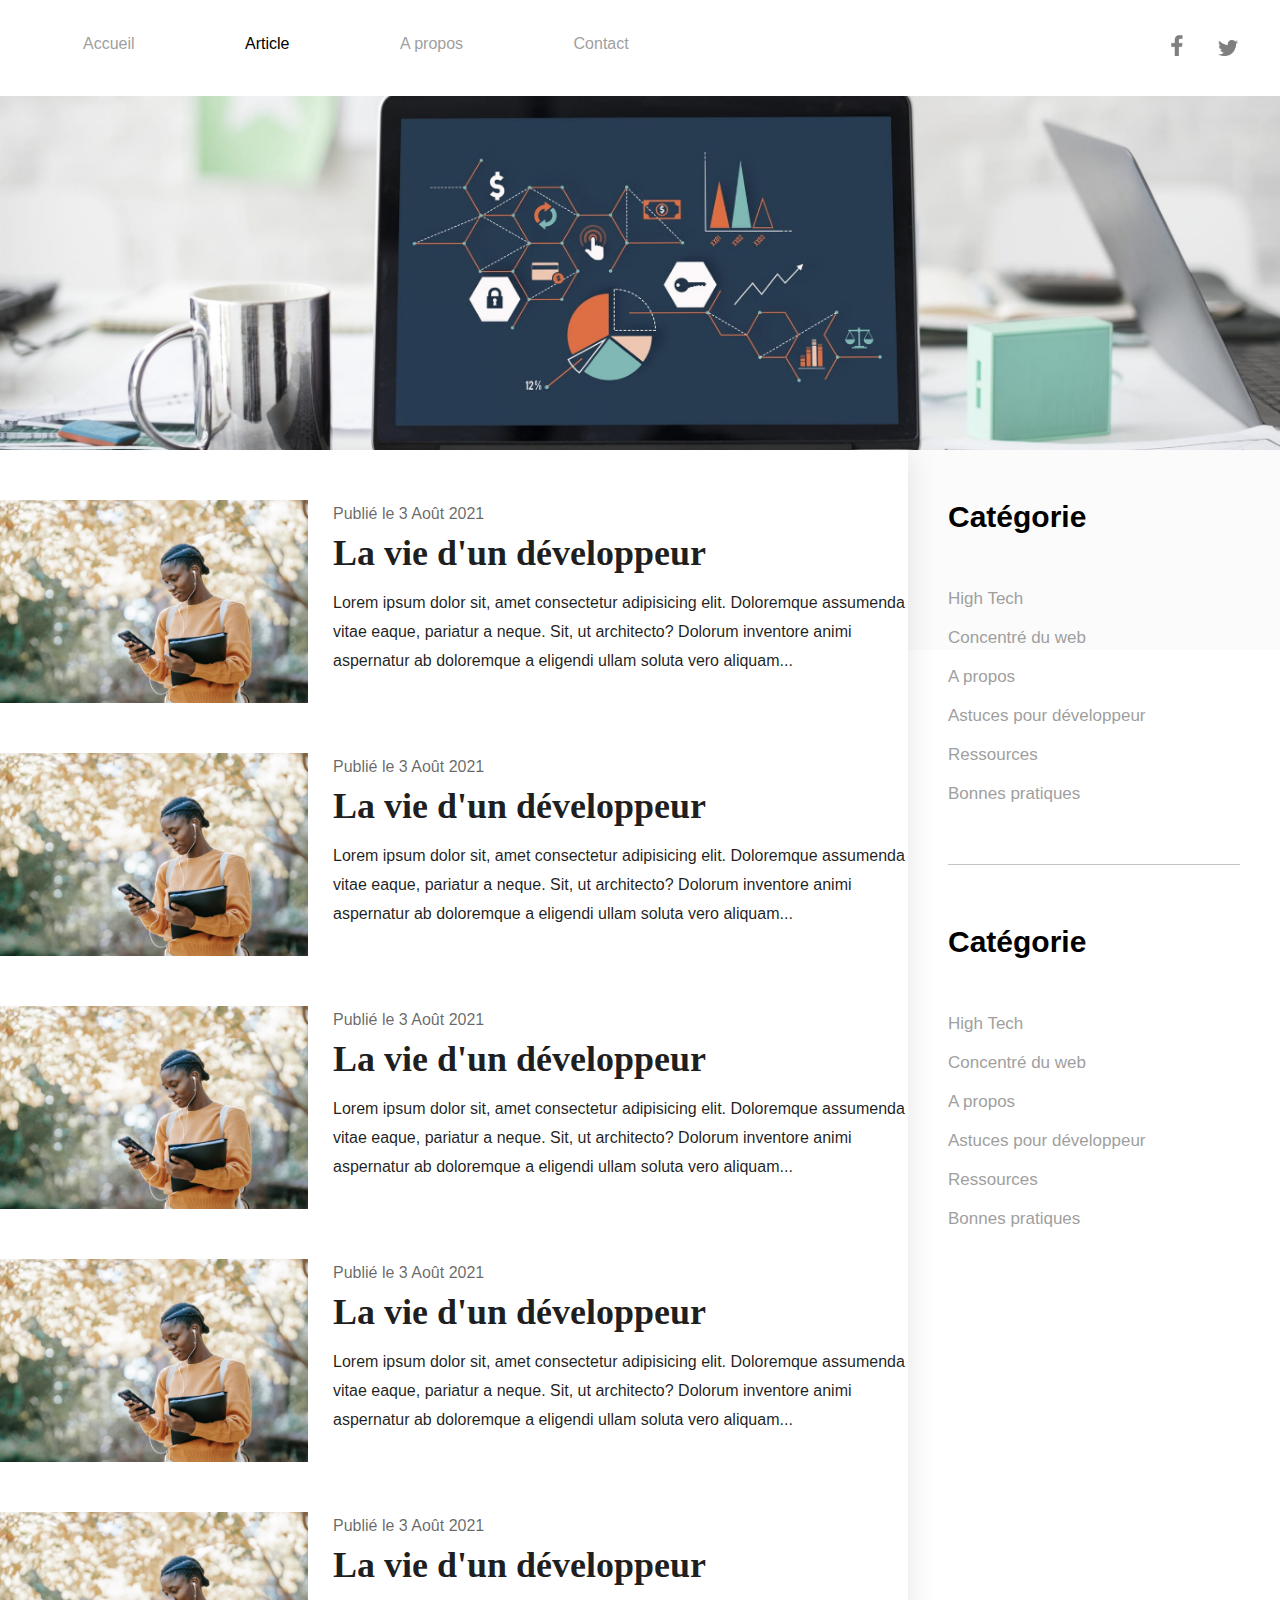
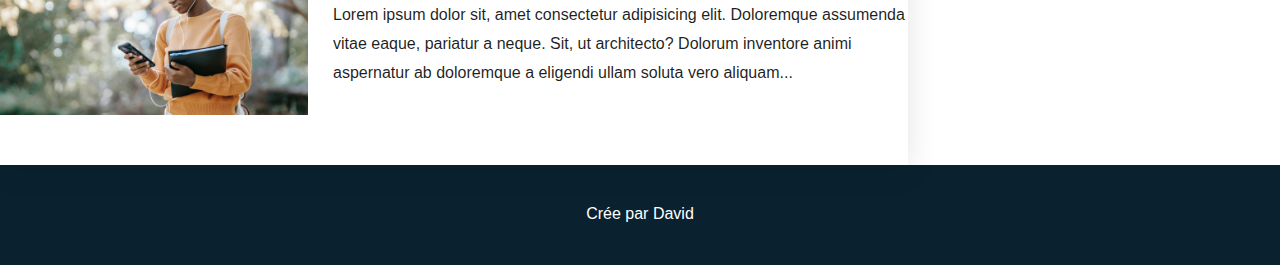
<file: Creation blog/index.html>
<!DOCTYPE html>
<html lang="fr">
<head>
    <meta charset="UTF-8">
    <meta http-equiv="X-UA-Compatible" content="IE=edge">
    <meta name="viewport" content="width=device-width, initial-scale=1.0">
    <link rel="stylesheet" href="style.css">
    <title>Mon blog</title>
</head>
<body>
    <header class="topbar">
        <nav>
            <a href="index.html">Accueil</a>
            <a href="article.html" class="active">Article</a>
            <a href="apropos.html">A propos</a>
            <a href="contact.html">Contact</a>
        </nav>
        <div class="social">
            <a href="#" title="facebook"><img src="img/facebook.png" alt="facebook"></a>
            <a href="#" title="twitter"><img src="img/twitter.png" alt="twitter"></a>
        </div>
    </header>
    <div class="banniere">
            
    </div>
    <section class="main">
        <div class="container">
            <article class="article">
                <a href="#" class="article-img"><img src="img/image.jpg" alt="image"></a>
                <div class="article-date">Publié le 3 Août 2021</div>
                <a href="#"><h2 class="article-title">La vie d'un développeur</h2></a>
                <p>
                    Lorem ipsum dolor sit, amet consectetur adipisicing elit. Doloremque assumenda vitae eaque, pariatur a neque. Sit, ut architecto? Dolorum inventore animi aspernatur ab doloremque a eligendi ullam soluta vero aliquam...
                </p>
            </article>
            
            <article class="article">
                <a href="#" class="article-img"><img src="img/image.jpg" alt="image"></a>
                <div class="article-date">Publié le 3 Août 2021</div>
                <a href="#"><h2 class="article-title">La vie d'un développeur</h2></a>
                <p>
                    Lorem ipsum dolor sit, amet consectetur adipisicing elit. Doloremque assumenda vitae eaque, pariatur a neque. Sit, ut architecto? Dolorum inventore animi aspernatur ab doloremque a eligendi ullam soluta vero aliquam...
                </p>
            </article>
    
            <article class="article">
                <a href="#" class="article-img"><img src="img/image.jpg" alt="image"></a>
                <div class="article-date">Publié le 3 Août 2021</div>
                <a href="#"><h2 class="article-title">La vie d'un développeur</h2></a>
                <p>
                    Lorem ipsum dolor sit, amet consectetur adipisicing elit. Doloremque assumenda vitae eaque, pariatur a neque. Sit, ut architecto? Dolorum inventore animi aspernatur ab doloremque a eligendi ullam soluta vero aliquam...
                </p>
            </article>
    
            <article class="article">
                <a href="#" class="article-img"><img src="img/image.jpg" alt="image"></a>
                <div class="article-date">Publié le 3 Août 2021</div>
                <a href="#"><h2 class="article-title">La vie d'un développeur</h2></a>
                <p>
                    Lorem ipsum dolor sit, amet consectetur adipisicing elit. Doloremque assumenda vitae eaque, pariatur a neque. Sit, ut architecto? Dolorum inventore animi aspernatur ab doloremque a eligendi ullam soluta vero aliquam...
                </p>
            </article>
    
            <article class="article">
                <a href="#" class="article-img"><img src="img/image.jpg" alt="image"></a>
                <div class="article-date">Publié le 3 Août 2021</div>
                <a href="#"><h2 class="article-title">La vie d'un développeur</h2></a>
                <p>
                    Lorem ipsum dolor sit, amet consectetur adipisicing elit. Doloremque assumenda vitae eaque, pariatur a neque. Sit, ut architecto? Dolorum inventore animi aspernatur ab doloremque a eligendi ullam soluta vero aliquam...
                </p>
            </article>
        </div>
    </section>
    <aside class="sidebar">
        <h4 class="sidebar-title">Catégorie</h4>
        <ul>
            <li><a href="#">High Tech</a></li>
            <li><a href="#">Concentré du web</a></li>
            <li><a href="#">A propos</a></li>
            <li><a href="#">Astuces pour développeur</a></li>
            <li><a href="#">Ressources</a></li>
            <li><a href="#">Bonnes pratiques</a></li>
        </ul>
        <hr>
        <h4 class="sidebar-title">Catégorie</h4>
        <ul>
            <li><a href="#">High Tech</a></li>
            <li><a href="#">Concentré du web</a></li>
            <li><a href="#">A propos</a></li>
            <li><a href="#">Astuces pour développeur</a></li>
            <li><a href="#">Ressources</a></li>
            <li><a href="#">Bonnes pratiques</a></li>
        </ul>
    </aside>

    <footer class="footer">
        <p>Crée par David</p>
    </footer>
</body>
</html>
</file>
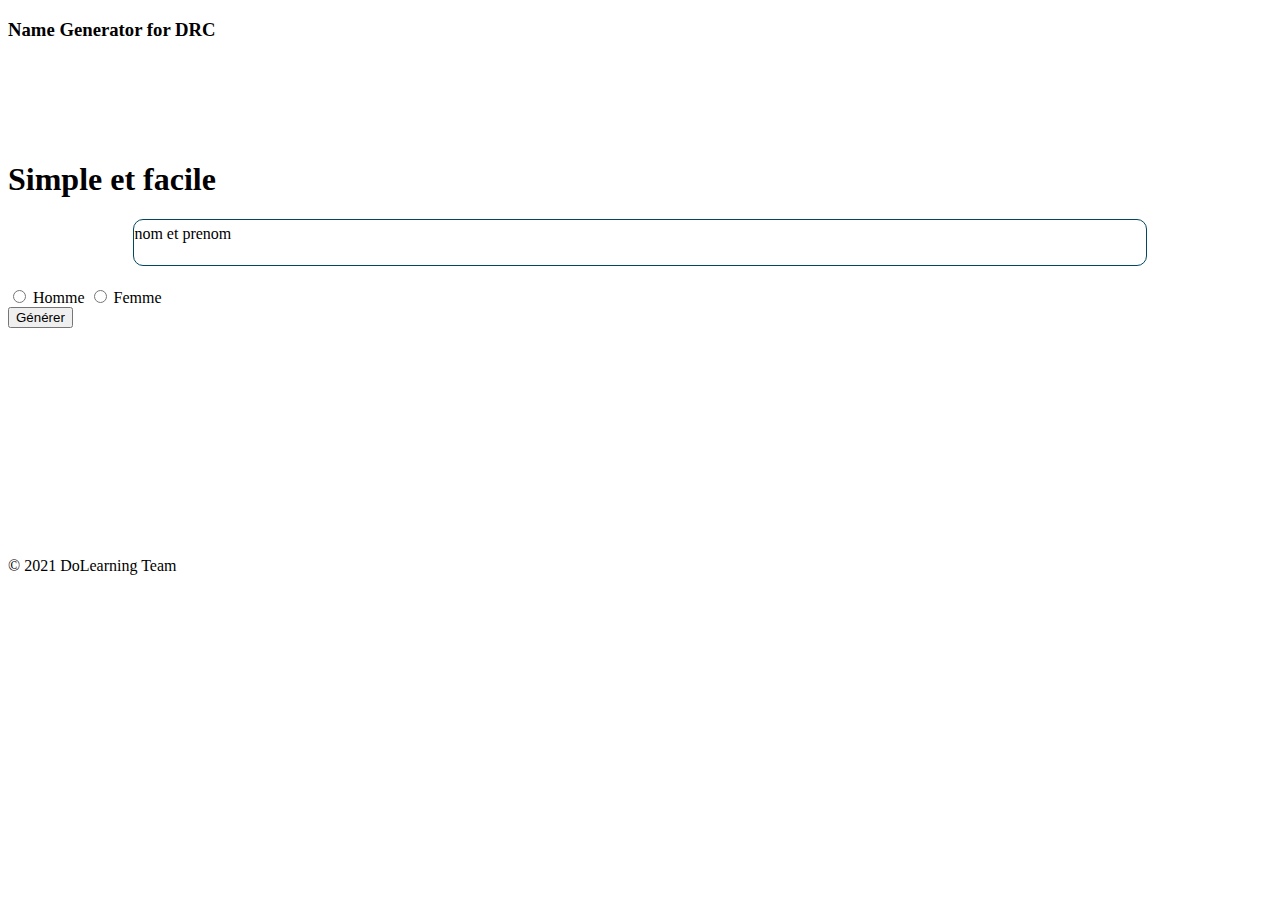
<file: Name generator/index.html>
<!DOCTYPE html>
<html lang="en">

<head>
    <meta charset="UTF-8">
    <meta http-equiv="X-UA-Compatible" content="IE=edge">
    <meta name="viewport" content="width=device-width, initial-scale=1.0">
    <link rel="stylesheet" href="css/style.css">
    <!-- CSS only -->
    <link href="https://cdn.jsdelivr.net/npm/bootstrap@5.1.0/dist/css/bootstrap.min.css" rel="stylesheet"
        integrity="sha384-KyZXEAg3QhqLMpG8r+8fhAXLRk2vvoC2f3B09zVXn8CA5QIVfZOJ3BCsw2P0p/We" crossorigin="anonymous">
    <title>Name generator</title>
</head>

<body>
    <div class="container-fluid bg-dark text-white">
        <header class="d-flex justify-content-center py-3">
            <h3>Name Generator for DRC</h3>
        </header>
    </div>

    <div class="container text-center marg-center">
        <main class="form-signin">
                <h1 class="h3 mb-3 fw-normal">Simple et facile</h1>
                <div class="mb-12 text-center modif text">
                    nom et prenom
                </div>

                <div class=" mb-3">
                        <label class="form-check-label" for="homme">
                            <input class="form-check-input" type="radio" name="genre" id="homme"> Homme
                        </label>

                        <label class="form-check-label" for="femme">
                            <input class="form-check-input" type="radio" name="genre" id="femme"> Femme
                        </label>
                </div>  
                <button class="w-50 btn btn-lg btn-primary" type="button" onclick="verif();">Générer</button>
        </main>
    </div>



    <div class="container-fluid bg-dark text-white marg">
        <footer class="d-flex flex-wrap justify-content-between align-items-center py-3">
            <div class="col-md-12 text-center">
                <span class="text-white">© 2021 DoLearning Team</span>
            </div>
        </footer>
    </div>
    <script src="javascript/script.js"></script>
</body>

</html>
</file>
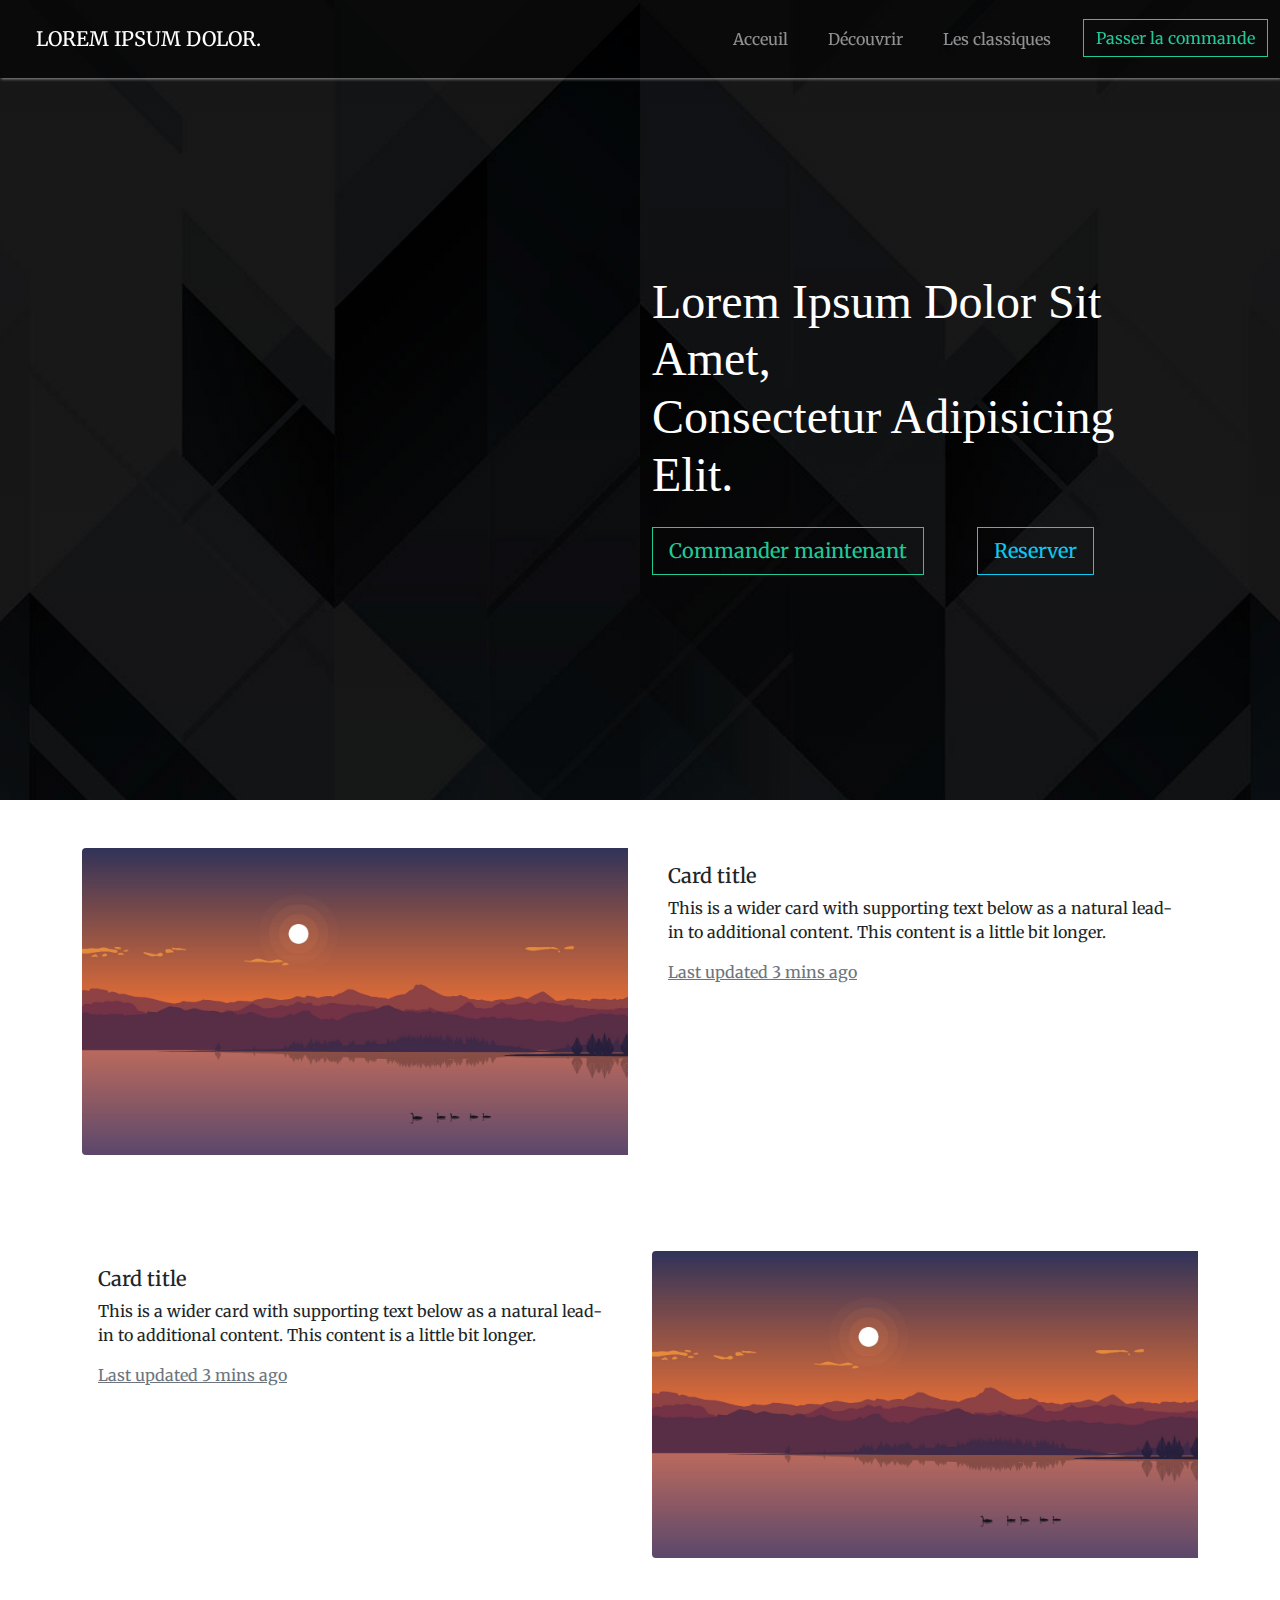
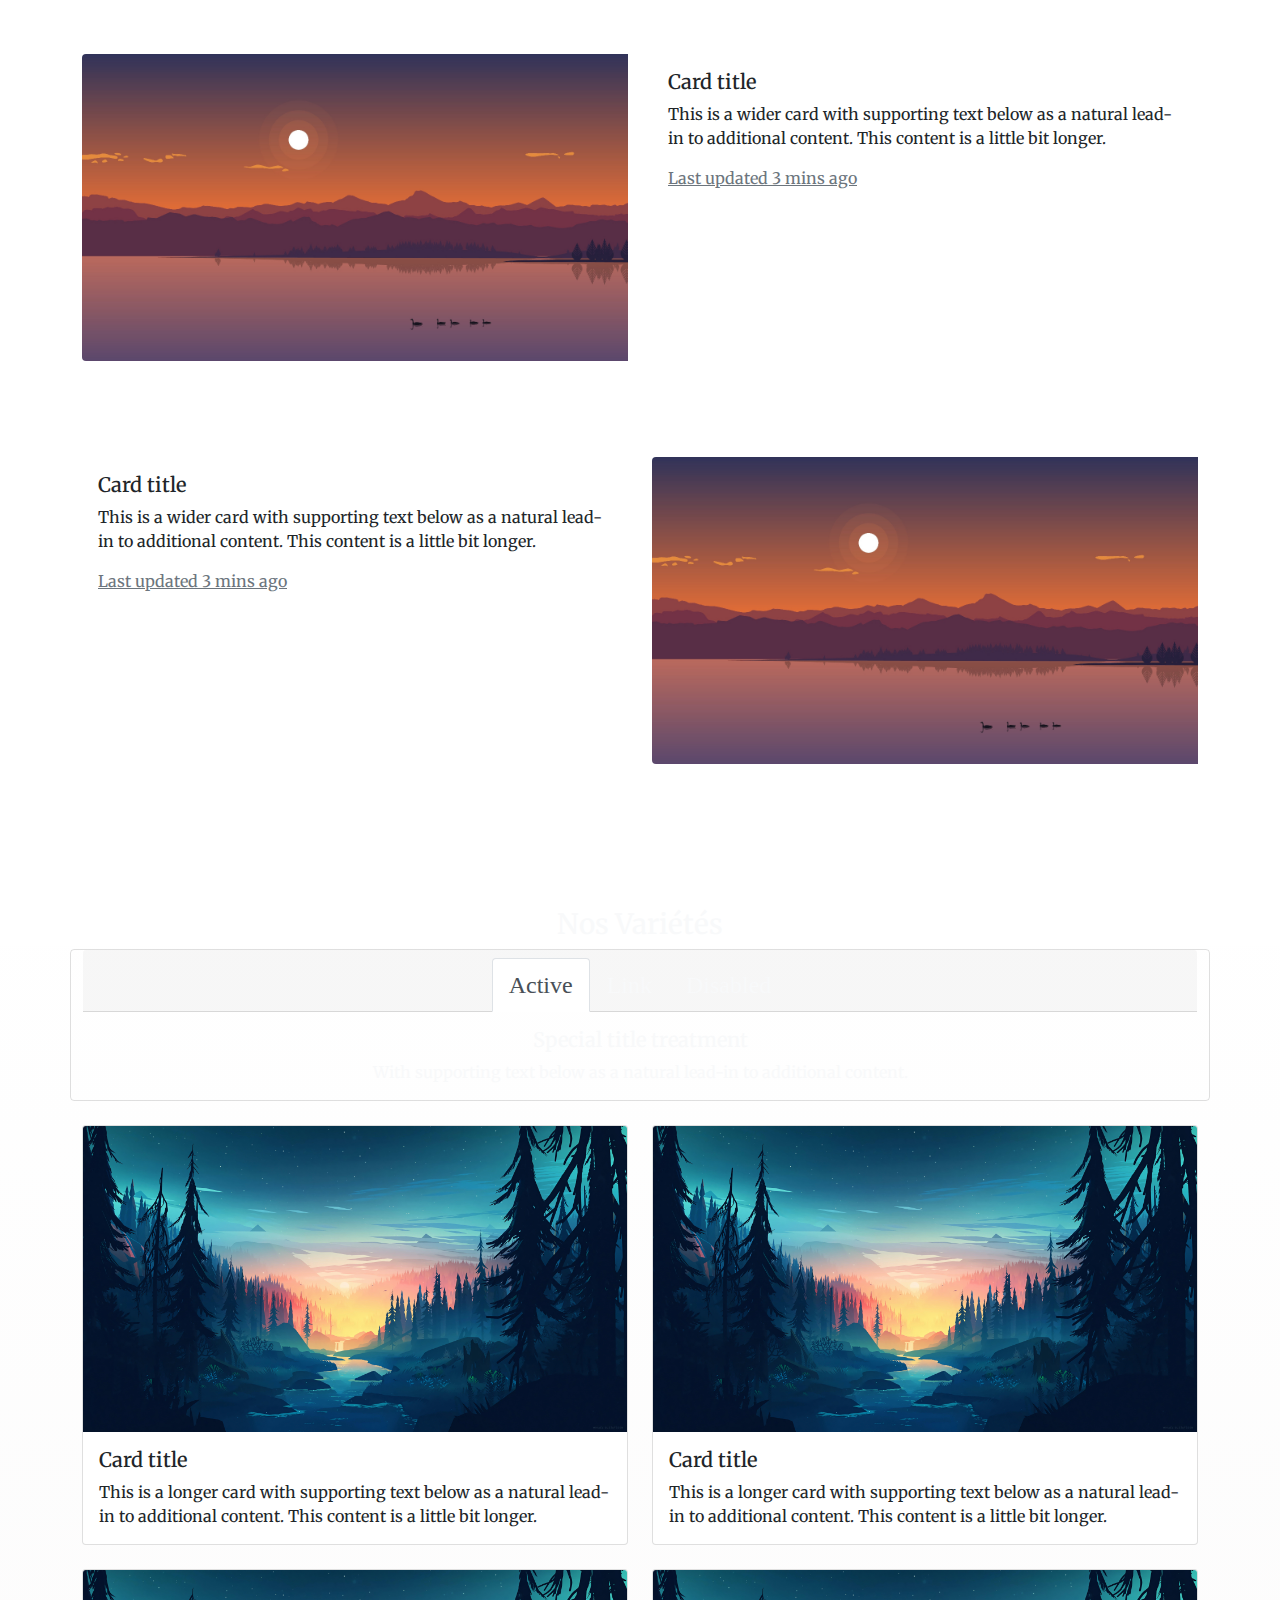
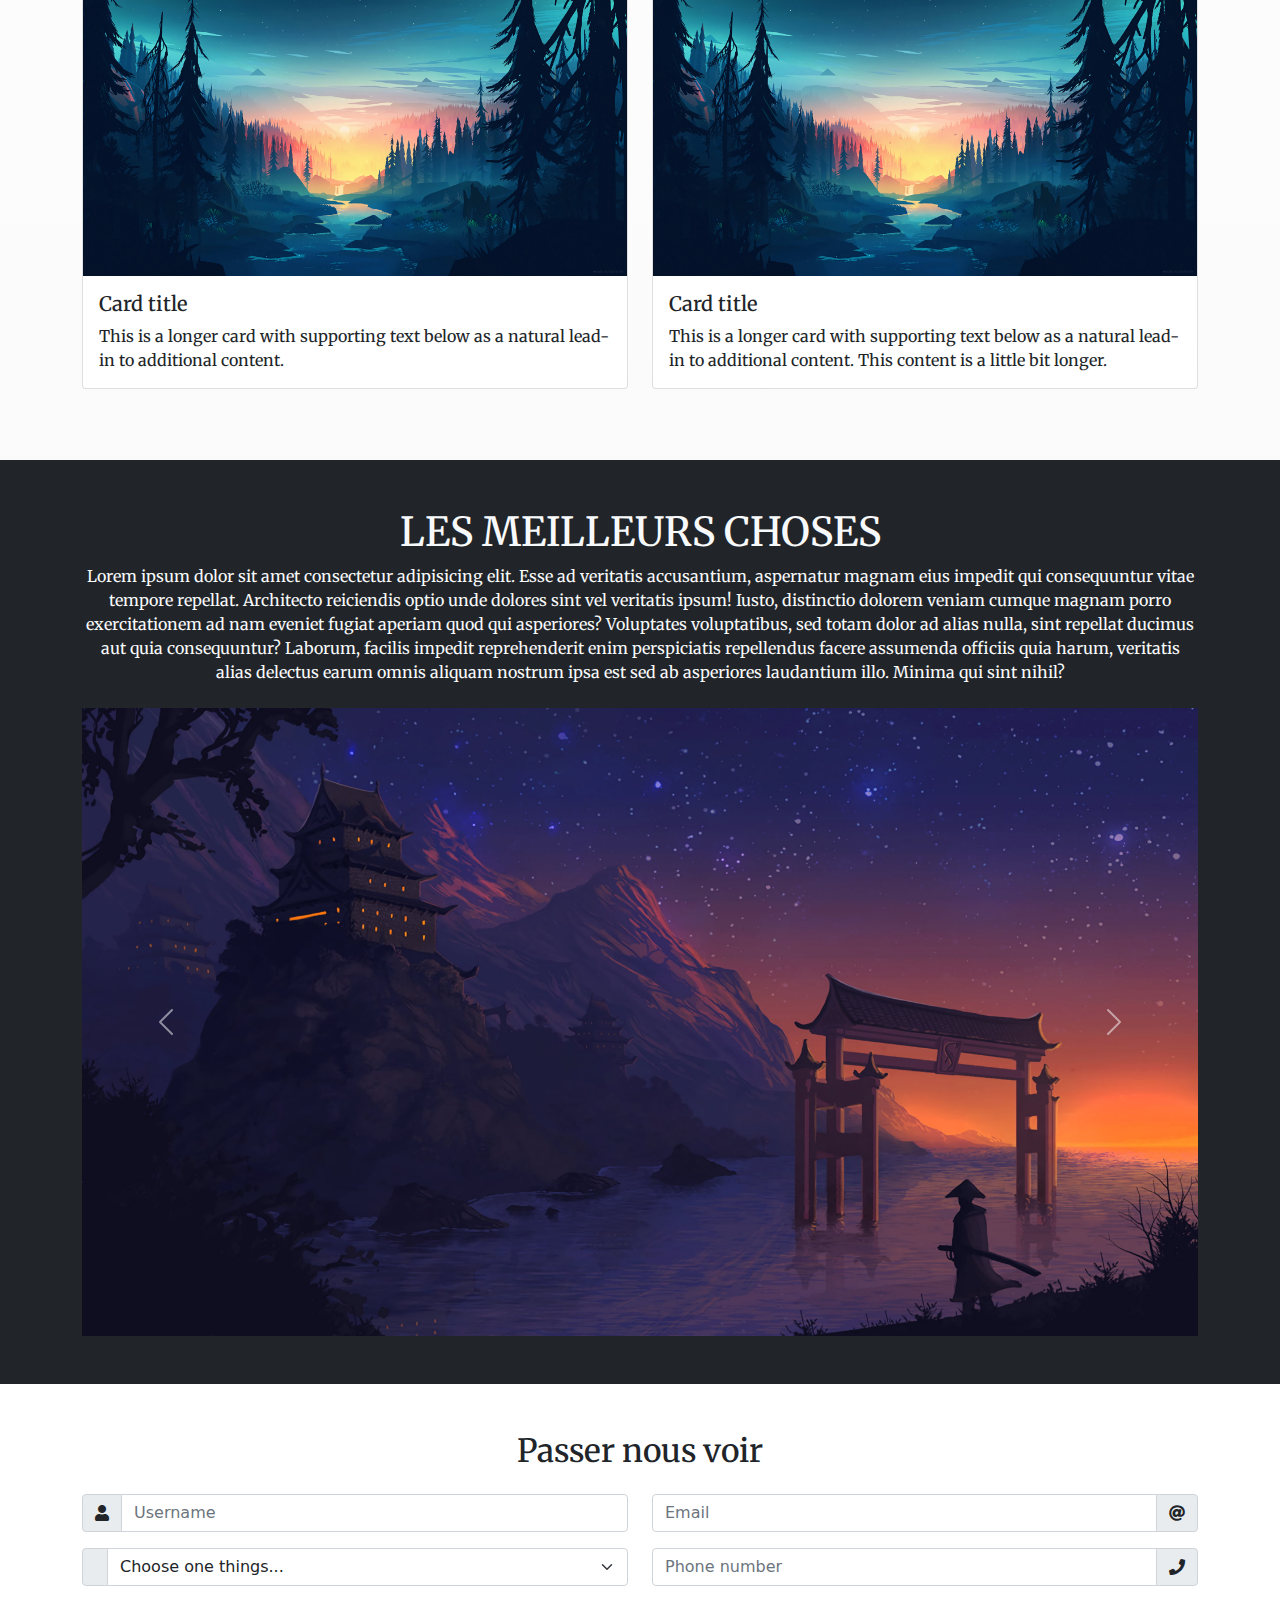
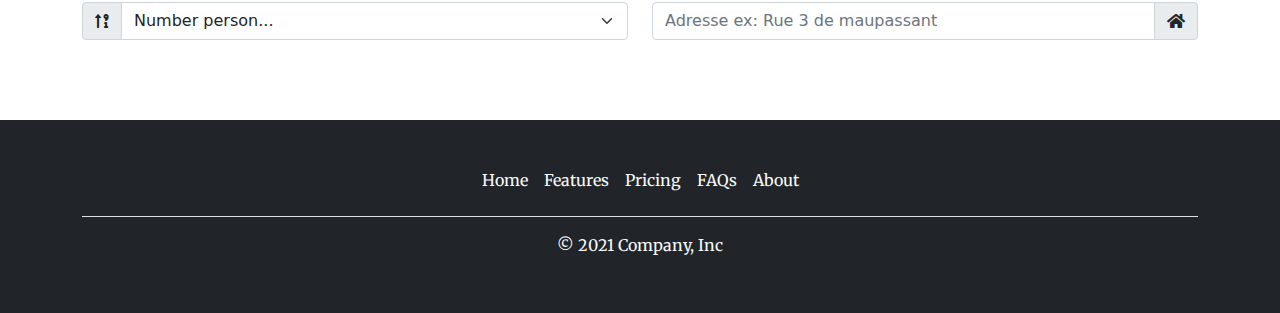
<file: Page 2 with Boostrap/index.html>
<!DOCTYPE html>
<html lang="fr">

<head>
    <meta charset="UTF-8">
    <meta http-equiv="X-UA-Compatible" content="IE=edge">
    <meta name="viewport" content="width=device-width, initial-scale=1.0">
    <title>Page acceuil</title>
    <!-- Bootstrap CSS -->
    <link rel="stylesheet" href="bootstrap-5.1.3-dist/css/bootstrap.min.css">

    <!-- Font Awesome -->
    <link rel="stylesheet" href="https://cdnjs.cloudflare.com/ajax/libs/font-awesome/5.15.4/css/all.min.css" />

    <!-- Style CSS-->
    <link rel="stylesheet" href="style.css">
</head>

<body>
    <nav class="cc-navbar navbar navbar-expand-lg navbar-dark position-fixed w-100">
        <div class="container-fluid">
            <a class="navbar-brand text-uppercase mx-4 py-3" href="#">Lorem ipsum dolor.</a>

            <button class="navbar-toggler d-lg-none" type="button" data-bs-toggle="collapse"
                data-bs-target="#collapsibleNavId" aria-controls="collapsibleNavId" aria-expanded="false"
                aria-label="Toggle navigation">
                <span class="navbar-toggler-icon"></span>
            </button>

            <div class="collapse navbar-collapse" id="collapsibleNavId">
                <ul class="navbar-nav ms-auto mt-2 mt-lg-0">
                    <li class="nav-item active pe-4">
                        <a class="nav-link" href="#">Acceuil</a>
                    </li>
                    <li class="nav-item pe-4">
                        <a class="nav-link" href="#">Découvrir</a>
                    </li>
                    <li class="nav-item pe-4">
                        <a class="nav-link" href="#">Les classiques</a>
                    </li>
                    <li class="nav-item">
                        <a href="#" class="btn btn-order rounded-0">Passer la commande</a>
                    </li>
                </ul>
            </div>
        </div>
    </nav>

    <section class="banner pt-5 d-flex justify-content-center  align-items-center">
        <div class="container my-5 py-5">
            <div class="row">
                <div class="col-md-6">

                </div>
                <div class="col-md-6">
                    <h1 class="text-capitalize py-3 redressed banner-desc">Lorem ipsum dolor sit amet,<br> consectetur
                        adipisicing elit.</h1>
                    <p>
                        <button class="btn btn-order btn-lg me-5 rounded-0 merriweather">Commander maintenant</button>
                        <button class="btn btn-outline-info btn-lg rounded-0 merriweather">Reserver</button>
                    </p>
                </div>
            </div>
        </div>
    </section>

    <section class="available merriweather py-5">
        <div class="container">
            <div class="row">

                <!-- Card 1 -->
                <div class="card mb-5 border-0 rounded-0">
                    <div class="row">
                        <div class="col-md-6">
                            <img src="image1.jpg" class="img-fluid rounded-start" alt="...">
                        </div>
                        <div class="col-md-6">
                            <div class="card-body">
                                <h5 class="card-title">Card title</h5>
                                <p class="card-text">This is a wider card with supporting text below as a natural
                                    lead-in to additional content. This content is a little bit longer.</p>
                                <p class="card-text"><a href="#" class="text-muted">Last updated 3 mins ago</a></p>
                            </div>
                        </div>
                    </div>
                </div>

                <!-- Card 2 -->
                <div class="card my-5 border-0 rounded-0">
                    <div class="row">
                        <div class="col-md-6">
                            <div class="card-body">
                                <h5 class="card-title">Card title</h5>
                                <p class="card-text">This is a wider card with supporting text below as a natural
                                    lead-in to additional content. This content is a little bit longer.</p>
                                <p class="card-text"><a href="#" class="text-muted">Last updated 3 mins ago</a></p>
                            </div>
                        </div>
                        <div class="col-md-6">
                            <img src="image1.jpg" class="img-fluid rounded-start" alt="...">
                        </div>
                    </div>
                </div>

                <!-- Card 3 -->
                <div class="card my-5 border-0 rounded-0">
                    <div class="row">
                        <div class="col-md-6">
                            <img src="image1.jpg" class="img-fluid rounded-start" alt="...">
                        </div>
                        <div class="col-md-6">
                            <div class="card-body">
                                <h5 class="card-title">Card title</h5>
                                <p class="card-text">This is a wider card with supporting text below as a natural
                                    lead-in to additional content. This content is a little bit longer.</p>
                                <p class="card-text"><a href="#" class="text-muted">Last updated 3 mins ago</a></p>
                            </div>
                        </div>
                    </div>
                </div>

                <!-- Card 4 -->
                <div class="card my-5 border-0 rounded-0">
                    <div class="row">
                        <div class="col-md-6">
                            <div class="card-body">
                                <h5 class="card-title">Card title</h5>
                                <p class="card-text">This is a wider card with supporting text below as a natural
                                    lead-in to additional content. This content is a little bit longer.</p>
                                <p class="card-text"><a href="#" class="text-muted">Last updated 3 mins ago</a></p>
                            </div>
                        </div>
                        <div class="col-md-6">
                            <img src="image1.jpg" class="img-fluid rounded-start" alt="...">
                        </div>
                    </div>
                </div>

            </div>
        </div>
    </section>

    <section class="cc-menu py-5 merriweather">
        <div class="container">
            <div class="row mb-4">
                <h3 class="text-center text-light merriweather">Nos Variétés</h3>
                <div class="card bg-transparent text-center">
                    <div class="card-header redressed fs-4">
                        <ul class="nav nav-tabs justify-content-center card-header-tabs">
                            <li class="nav-item">
                                <a class="nav-link active" aria-current="true" href="#">Active</a>
                            </li>
                            <li class="nav-item">
                                <a class="nav-link text-light" href="#">Link</a>
                            </li>
                            <li class="nav-item">
                                <a class="nav-link text-light">Disabled</a>
                            </li>
                        </ul>
                    </div>
                    <div class="card-body text-light">
                        <h5 class="card-title">Special title treatment</h5>
                        <p class="card-text">With supporting text below as a natural lead-in to additional content.</p>
                    </div>
                </div>
            </div>

            <div class="row row-cols-1 row-cols-md-2 g-4">
                <div class="col">
                    <div class="card">
                        <img src="image2.jpg" class="card-img-top" alt="...">
                        <div class="card-body">
                            <h5 class="card-title">Card title</h5>
                            <p class="card-text">This is a longer card with supporting text below as a natural lead-in
                                to additional content. This content is a little bit longer.</p>
                        </div>
                    </div>
                </div>
                <div class="col">
                    <div class="card">
                        <img src="image2.jpg" class="card-img-top" alt="...">
                        <div class="card-body">
                            <h5 class="card-title">Card title</h5>
                            <p class="card-text">This is a longer card with supporting text below as a natural lead-in
                                to additional content. This content is a little bit longer.</p>
                        </div>
                    </div>
                </div>
                <div class="col d-sm-none d-md-block">
                    <div class="card">
                        <img src="image2.jpg" class="card-img-top" alt="...">
                        <div class="card-body">
                            <h5 class="card-title">Card title</h5>
                            <p class="card-text">This is a longer card with supporting text below as a natural lead-in
                                to additional content.</p>
                        </div>
                    </div>
                </div>
                <div class="col d-sm-none d-md-block">
                    <div class="card">
                        <img src="image2.jpg" class="card-img-top" alt="...">
                        <div class="card-body">
                            <h5 class="card-title">Card title</h5>
                            <p class="card-text">This is a longer card with supporting text below as a natural lead-in
                                to additional content. This content is a little bit longer.</p>
                        </div>
                    </div>
                </div>
            </div>
        </div>
    </section>

    <section class="cc-carousel merriweather bg-dark text-light text-center py-5">
        <div class="container">
            <div class="row">
                <h1 class="text-uppercase">Les meilleurs choses</h1>
                <div class="col pb-4">
                    Lorem ipsum dolor sit amet consectetur adipisicing elit. Esse ad veritatis accusantium, aspernatur
                    magnam eius impedit qui consequuntur vitae tempore repellat. Architecto reiciendis optio unde
                    dolores sint vel veritatis ipsum!
                    Iusto, distinctio dolorem veniam cumque magnam porro exercitationem ad nam eveniet fugiat aperiam
                    quod qui asperiores? Voluptates voluptatibus, sed totam dolor ad alias nulla, sint repellat ducimus
                    aut quia consequuntur?
                    Laborum, facilis impedit reprehenderit enim perspiciatis repellendus facere assumenda officiis quia
                    harum, veritatis alias delectus earum omnis aliquam nostrum ipsa est sed ab asperiores laudantium
                    illo. Minima qui sint nihil?
                </div>
            </div>

            <div id="carouselExampleFade" class="carousel slide carousel-fade" data-bs-ride="carousel">
                <div class="carousel-inner">
                    <div class="carousel-item active">
                        <img src="image4.jpg" class="d-block w-100" alt="...">
                    </div>
                    <div class="carousel-item">
                        <img src="image2.jpg" class="d-block w-100" alt="...">
                    </div>
                    <div class="carousel-item">
                        <img src="image1.jpg" class="d-block w-100" alt="...">
                    </div>
                </div>
                <button class="carousel-control-prev" type="button" data-bs-target="#carouselExampleFade"
                    data-bs-slide="prev">
                    <span class="carousel-control-prev-icon" aria-hidden="true"></span>
                    <span class="visually-hidden">Previous</span>
                </button>
                <button class="carousel-control-next" type="button" data-bs-target="#carouselExampleFade"
                    data-bs-slide="next">
                    <span class="carousel-control-next-icon" aria-hidden="true"></span>
                    <span class="visually-hidden">Next</span>
                </button>
            </div>
        </div>
    </section>

    <section class="order-form py-5">
        <div class="container">
            <h2 class="merriweather text-center text-dark mb-4">Passer nous voir</h2>
            <form action="#">
                <div class="row">
                    <div class="col-md-6 col-sm">
                        <div class="input-group mb-3">
                            <span class="input-group-text" id="basic-addon1"> <i class="fas fa-user"></i> </span>
                            <input type="text" class="form-control" placeholder="Username">
                        </div>

                        <div class="input-group mb-3">
                            <label class="input-group-text" for="inputGroupSelect01"><i
                                    class="fas fa-utesils"></i></label>
                            <select class="form-select" id="inputGroupSelect01">
                                <option selected>Choose one things...</option>
                                <option value="1">One</option>
                                <option value="2">Two</option>
                                <option value="3">Three</option>
                            </select>
                        </div>

                        <div class="input-group mb-3">
                            <label class="input-group-text" for="inputGroupSelect01"><i
                                    class="fas fa-sort-numeric-up-alt"></i></label>
                            <select class="form-select" id="inputGroupSelect01">
                                <option selected>Number person...</option>
                                <option value="1">One</option>
                                <option value="2">Two</option>
                                <option value="3">Three</option>
                            </select>
                        </div>
                    </div>


                    <div class="col-md-6 col-sm">
                        <div class="input-group mb-3">
                            <input type="email" class="form-control" placeholder="Email">
                            <span class="input-group-text" id="basic-addon1"> <i class="fas fa-at"></i> </span>
                        </div>

                        <div class="input-group mb-3">
                            <input type="tel" class="form-control" placeholder="Phone number">
                            <span class="input-group-text" id="basic-addon1"> <i class="fas fa-phone"></i> </span>
                        </div>

                        <div class="input-group mb-3">
                            <input type="text" class="form-control" placeholder="Adresse ex: Rue 3 de maupassant">
                            <span class="input-group-text" id="basic-addon1"> <i class="fas fa-home"></i> </span>
                        </div>

                    </div>

                </div>
            </form>
        </div>

    </section>



    <footer class="merriweather bg-dark text-light position-absolute mt-3 mb-0 w-100">
        <div class="container">
            <footer class="py-3 my-4">
                <ul class="nav justify-content-center border-bottom pb-3 mb-3">
                    <li class="nav-item"><a href="#" class="nav-link px-2 text-light">Home</a></li>
                    <li class="nav-item"><a href="#" class="nav-link px-2 text-light">Features</a></li>
                    <li class="nav-item"><a href="#" class="nav-link px-2 text-light">Pricing</a></li>
                    <li class="nav-item"><a href="#" class="nav-link px-2 text-light">FAQs</a></li>
                    <li class="nav-item"><a href="#" class="nav-link px-2 text-light">About</a></li>
                </ul>
                <p class="text-center">© 2021 Company, Inc</p>
            </footer>
        </div>
    </footer>



    <script src="bootstrap-5.1.3-dist/js/bootstrap.min.js"></script>
</body>

</html>
</file>
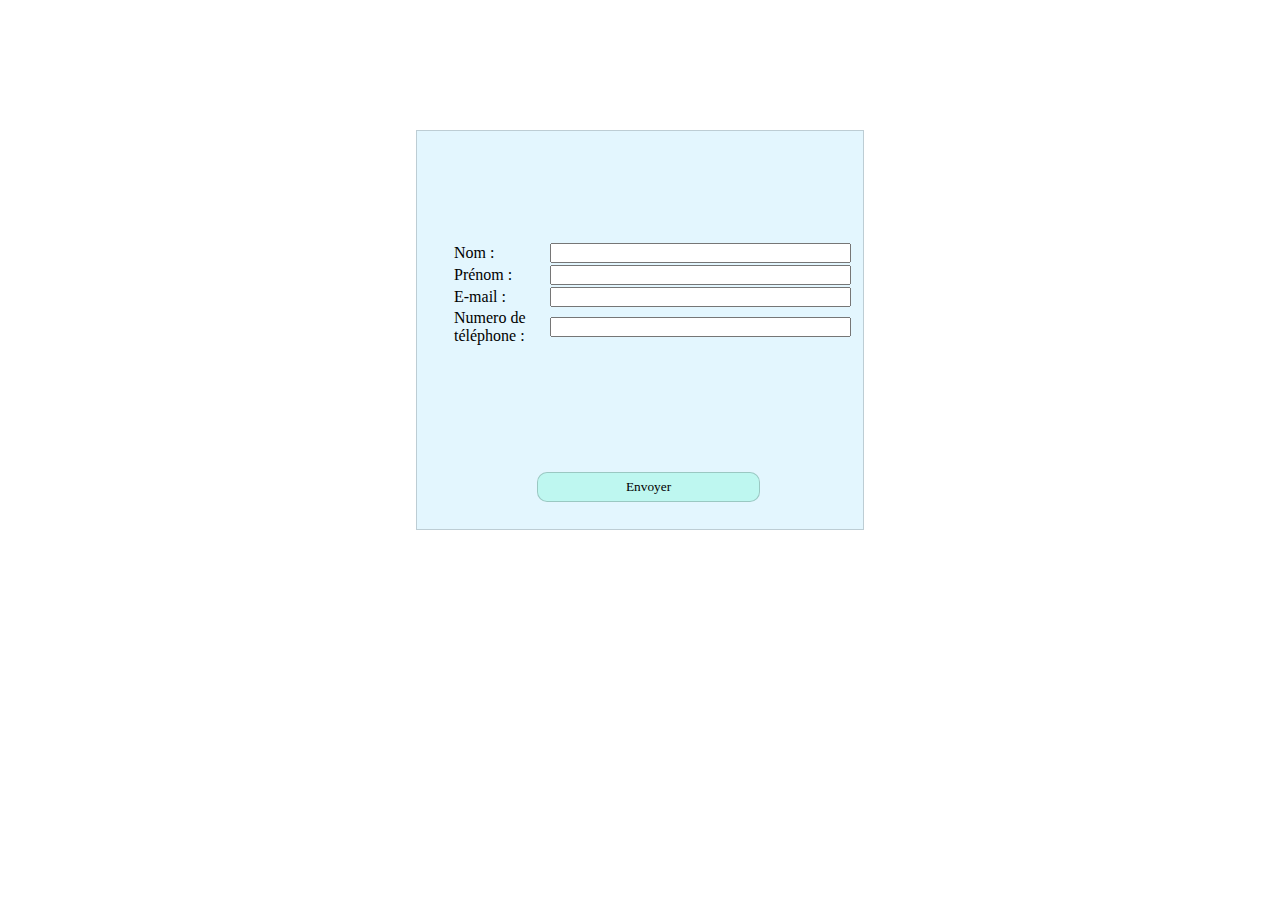
<file: Sign in & Sign up/index.html>
<!DOCTYPE html>
<html lang="fr">
<head>
    <meta charset="UTF-8">
    <meta http-equiv="X-UA-Compatible" content="IE=edge">
    <meta name="viewport" content="width=device-width, initial-scale=1.0">
    <link rel="stylesheet" href="style.css">
    <script src="javascript.js"></script>
    <title>Page de connexion</title>
</head>
<body>
    <div class="container">
        <form name="f" action="#" method="post" onsubmit="hello()">
            <table>
                <tr>
                    <td><label for="nom">Nom : </label></td>
                    <td><input type="text" name="nom" id="nom" size="35"></td>
                </tr>
                <tr>
                    <td><label for="prenom">Prénom : </label></td>
                    <td><input type="text" name="prenom" id="prenom" size="35"></td>
                </tr>
                <tr>
                    <td><label for="mail">E-mail : </label></td>
                    <td><input type="email" name="mail" id="mail" size="35"></td>
                </tr>
                <tr>
                    <td><label for="phone">Numero de téléphone : </label></td>
                    <td><input type="tel" name="phone" id="phone" size="35"></td>
                </tr>
            </table>
            <button type="submit">Envoyer</button>
        </form>
    </div>
</body>
</html>
</file>
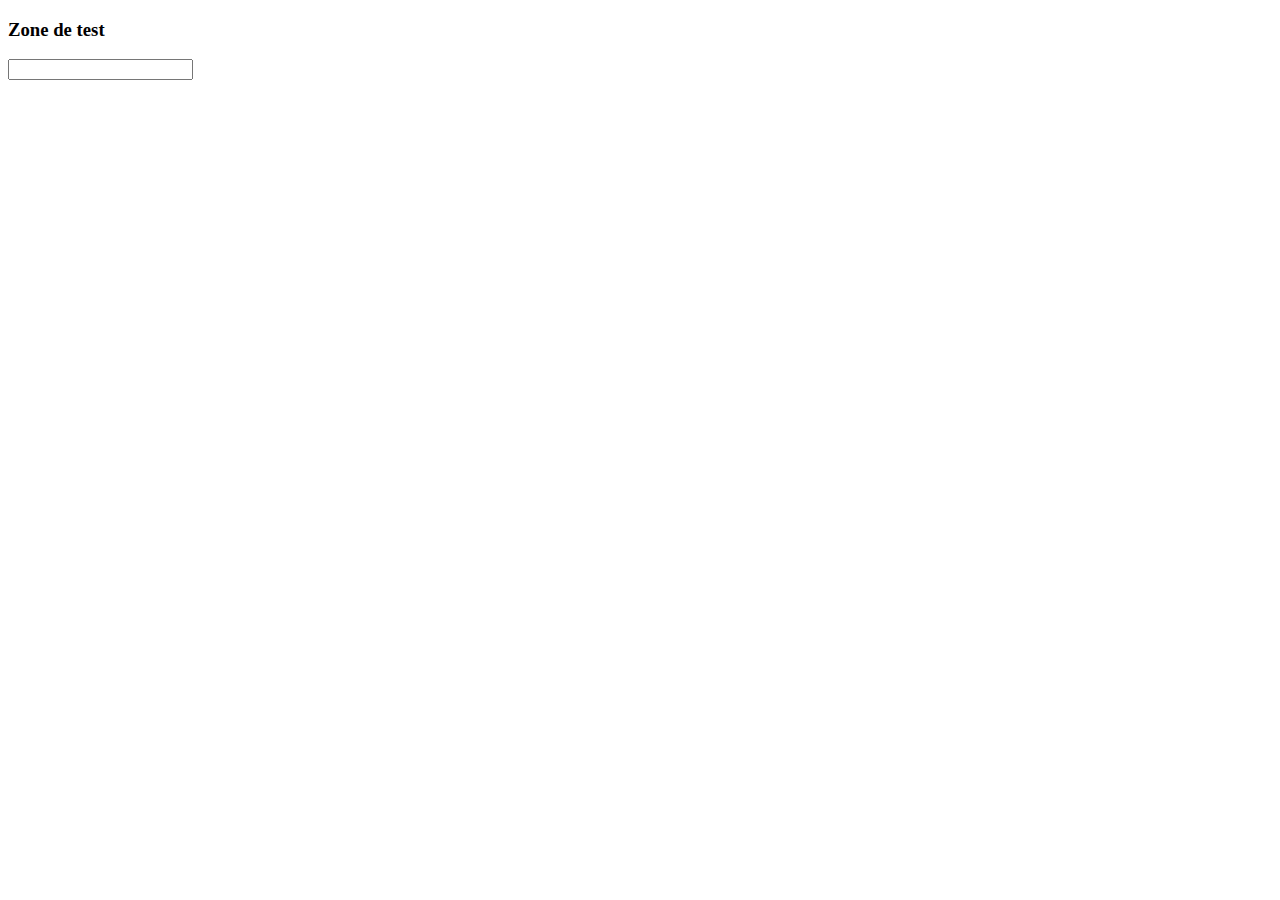
<file: Sign in & Sign up/data/index.html>
<!DOCTYPE html>
<html lang="fr">
<head>
    <meta charset="UTF-8">
    <meta http-equiv="X-UA-Compatible" content="IE=edge">
    <meta name="viewport" content="width=device-width, initial-scale=1.0">
    <title>Document</title>
</head>
<body>
    <h3>Zone de test</h3>
    <input type="text" id="input">
    <div id="video">

    </div>










    <script src="index.js"></script>
</body>
</html>
</file>
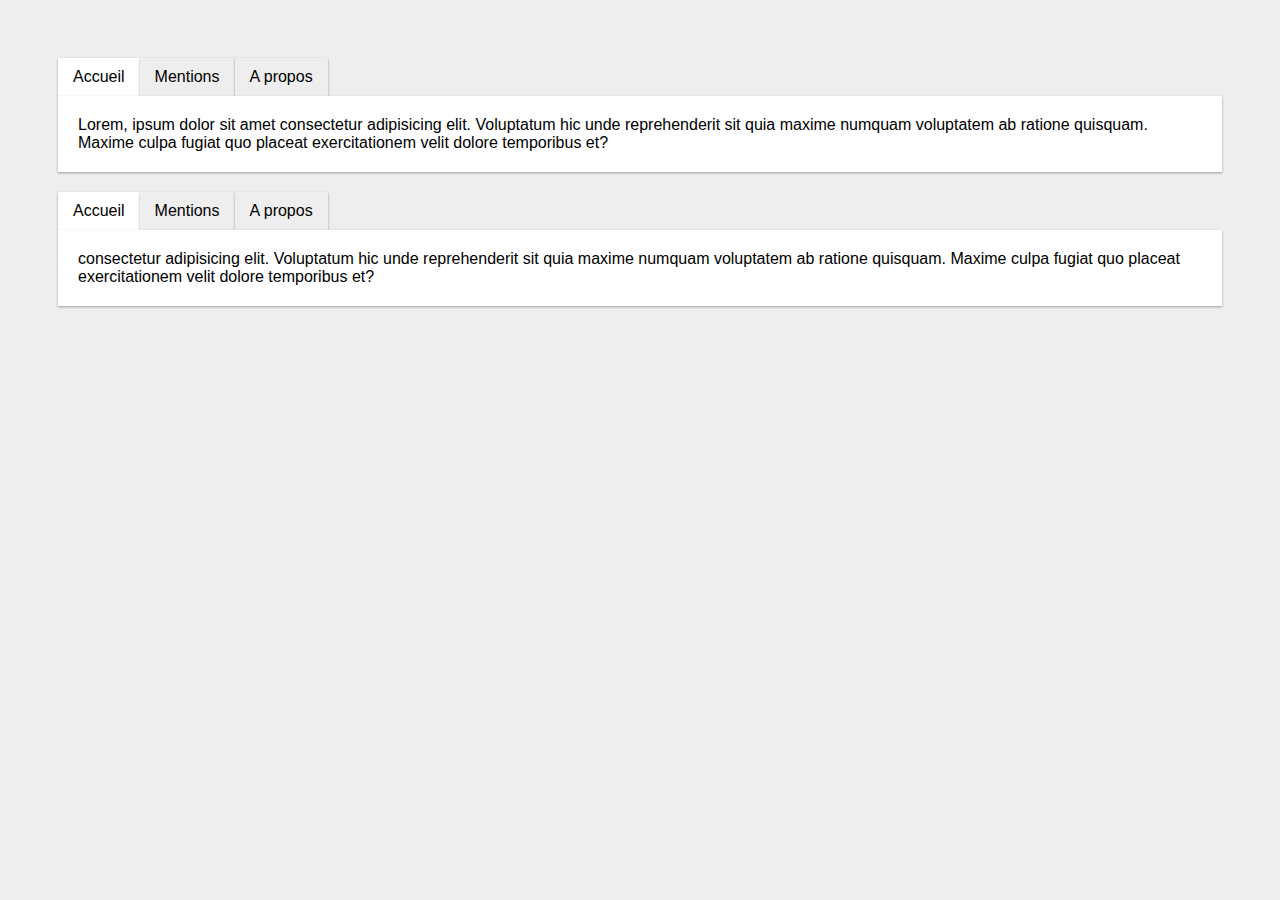
<file: Onglet selection/page.html>
<!DOCTYPE html>
<html lang="en">
<head>
    <meta charset="UTF-8">
    <meta http-equiv="X-UA-Compatible" content="IE=edge">
    <link rel="stylesheet" href="style.css">
    <meta name="viewport" content="width=device-width, initial-scale=1.0">
    <title>Systeme d'onglet</title>
</head>
<body>
    <!-- 1 -->
    <div>
        <ul class="tabs">
            <li class="active"><a href="#home">Accueil</a></li>
            <li><a href="#mentions">Mentions</a></li>
            <li><a href="#about">A propos</a></li>
        </ul>
        <div class="tabs-content">
            <div class="tab-content active" id="home">Lorem, ipsum dolor sit amet consectetur adipisicing elit. Voluptatum hic unde reprehenderit sit quia maxime numquam voluptatem ab ratione quisquam. Maxime culpa fugiat quo placeat exercitationem velit dolore temporibus et?</div>
            <div class="tab-content" id="mentions">Lorem ipsum dolor sit amet consectetur adipisicing elit. Soluta placeat, magni rerum eos inventore, minima nobis doloremque dolor officia eius possimus tempore suscipit quam aliquid dignissimos nihil assumenda! Eos, sapiente.</div>
            <div class="tab-content" id="about">Lorem ipsum dolor sit amet consectetur adipisicing elit. Placeat iure enim, nisi, molestiae numquam fugit illum ratione molestias asperiores natus voluptate delectus aperiam illo id aliquid laudantium blanditiis obcaecati optio?</div>
        </div>
    </div>



    <!-- 2 -->
    <div>
        <ul class="tabs">
            <li class="active"><a href="#home2">Accueil</a></li>
            <li><a href="#mentions2">Mentions</a></li>
            <li><a href="#about2">A propos</a></li>
        </ul>
        <div class="tabs-content">
            <div class="tab-content active" id="home2">consectetur adipisicing elit. Voluptatum hic unde reprehenderit sit quia maxime numquam voluptatem ab ratione quisquam. Maxime culpa fugiat quo placeat exercitationem velit dolore temporibus et?</div>
            <div class="tab-content" id="mentions2">dolor sit amet consectetur adipisicing elit. Soluta placeat, magni rerum eos inventore, minima nobis doloremque dolor officia eius possimus tempore suscipit quam aliquid dignissimos nihil assumenda! Eos, sapiente.</div>
            <div class="tab-content" id="about2">ing elit. Placeat iure enim, nisi, molestiae numquam fugit illum ratione molestias asperiores natus voluptate delectus aperiam illo id aliquid laudantium blanditiis obcaecati optio?</div>
        </div>
    </div>



    <script src="app.js"></script>
</body>
</html>
</file>
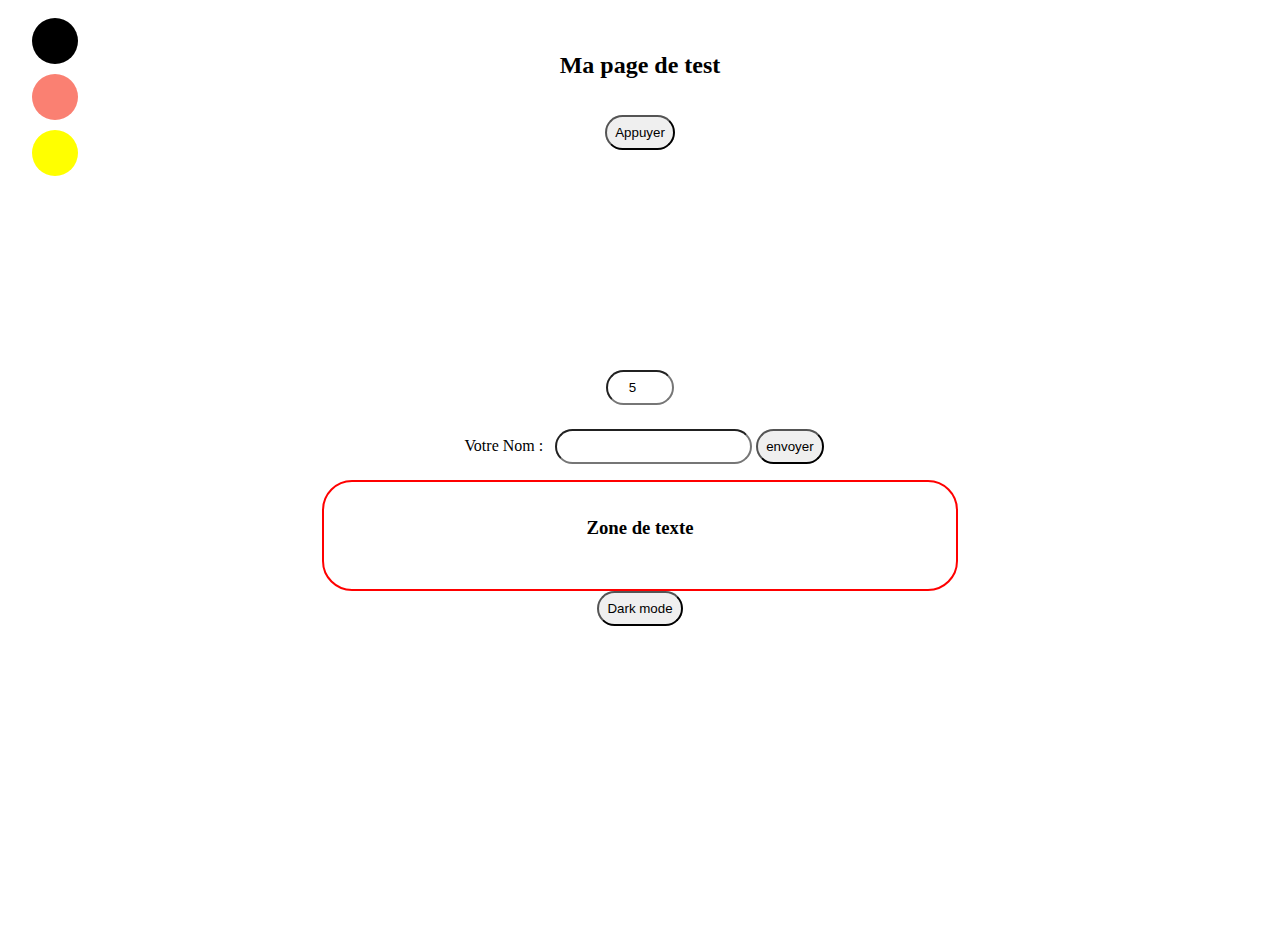
<file: Sign in & Sign up/page_test.html>
<!DOCTYPE html>
<html lang="en">
<head>
    <meta charset="UTF-8">
    <meta http-equiv="X-UA-Compatible" content="IE=edge">
    <meta name="viewport" content="width=device-width, initial-scale=1.0">
    <link rel="stylesheet" href="style_test.css">
    <title>page de test</title>
</head>
<body>
    <h2 style="text-align: center;">Ma page de test</h2>
    <div class="ici">
        <button id="btn">Appuyer</button>
        <br>
        <img src="image_1.jpg" id="img" alt="image">
        <br>
        <input type="number" name="etage" class="nbr" min="1" max="20" step="1" value="5">
    </div>

<!--
    <div class="mouseEvent">
        <div>Horizontal : <span class="hori">0</span></div>
        <div>Vertical : <span class="verti">0</span></div>
    </div>
-->




    <div>
        <form name="f" action="#" method="post">
            <label for="nom">Votre Nom : </label>
            <input type="text" name="nom1" id="nom">
            <button type="submit">envoyer</button>
        </form>
    </div>

    <div class="theme">
        <div class="th1" id="dark"></div>
        <div class="th1" id="salmon"></div>
        <div class="th1" id="yellow"></div>
    </div>

    <div class="bloc">
        <h3>Zone de texte</h3>
        <div id="text"></div>
    </div>
    <button id="btn2">Dark mode</button>

    <script src="javascript.js"></script>
</body>
</html>
</file>
<file: Creation blog/style.css>
*{
    box-sizing: border-box;
}

body{
    font-size: 16px;
    color: rgba(0, 0, 0, 0.877);
    font-family: 'Lucida Sans', 'Lucida Sans Regular', 'Lucida Grande', 'Lucida Sans Unicode', Geneva, Verdana, sans-serif;
    line-height: 1.8;
    margin: 0;
    font-weight: 500;
}

.topbar
{
    position: fixed;
    top: 0;
    left: 0;
    right: 0;
    width: 100%;
    background-color: white;
    padding: 30px;
    z-index: 3;
}

.topbar nav
{
    float: left;
}

.topbar nav a
{
    color: #9f9f9f;
    text-decoration: none;
    font-weight: 500;
    margin: 0 53px;
    
}

.topbar nav a:hover, .topbar nav a.active
{
    color: #000;
}

.topbar .social
{
    float: right;
}

.social
{
    float: right;
}

.social a img
{
    width: 20px;
}
.social a
{
    padding: 12px;
    opacity: .5;
}

.social a:hover
{
    opacity: 1;
}

.banniere
{
    height: 450px;
    /*
    margin-top: 50px;
    background: no-repeat center center / cover url("img/header.jpg") fixed;
    */
    background-image: url("img/header.jpg");
    background-repeat: no-repeat;
    background-position: center;
    background-size: cover;
}

.main
{
    float: left;
    background-color: #FFF;
    width: calc(100% - 372px);
    position: relative;
    box-shadow: 0 4px 30px rgba(0, 0, 0, 0.11);
    z-index: 2;
}

.sidebar
{
    float: right;
    height: 200px;
    background-color: #fbfbfb;
    width: 372px;
    padding: 40px;
    position: relative;
    font-size: 17px;
    z-index: 1;
}

.sidebar-title
{
    font-size: 30px;
    color: #000;
    margin: 35px 0;
}

.sidebar-title:first-child
{
    margin-top: 0;
}

.sidebar a{
    color: #9f9f9f;
    text-decoration: none;
}

.sidebar a:hover{
    text-decoration: underline;
}

.sidebar ul
{
    margin: 0;
    padding: 0;
    list-style: none;
    line-height: 2.3;
}

.footer
{
    clear: both;
}

.sidebar hr
{
    border: none;
    background-color : #c4c4c4;
    height: 1px;
    margin: 50px 0;
}

.article
{
    position: relative;
    margin: 50px 0;
    padding-left: 333px;
    min-height: 203px;
    max-width: 940px;
}

.container
{
    margin: 0 auto;
    max-width: 940px;
}

.article-img
{
    float: left;
    width: 308px;
    position: absolute;
    left: 0;
    top: 0;
    width: 308px;
}

.article-img img
{
    width: 100%;
    height: auto;
}

.article-date
{
    font-weight: 300;
    color: rgba(0,0,0,0.6);
    margin-bottom: 5px;
}

.article-title
{
    font-size: 2.25rem;
    line-height: 1.1;
    font-family: "cardo", serif;
    margin: 0 0 15px 0;
}

.article a
{
    color: inherit;
    text-decoration: none;
}

.article a:hover
{
    text-decoration: underline;
}

article
{
    overflow: hidden;
}

.footer
{
    background-color:rgba(0, 25, 39, 0.959);
    color: white;
    text-align: center;
    height: 100px;
}

.footer p
{
    position: relative;
    margin-bottom: 0;
    margin-top: 0;
    top: 35px;
}
</file>
<file: Name generator/css/style.css>
.marg
{
    margin-top: 229px !important ;
}

.marg-center
{
    margin-top: 120px !important ;
    margin-bottom: 100px !important;
}

.modif
{
    width: 80%;
    margin: 21px auto;
    height: 40px;
    border-radius: 10px;
    padding-top: 5px;
    border: 1px solid rgb(1, 72, 94);
}
</file>
<file: Page 2 with Boostrap/style.css>
@import url('https://fonts.googleapis.com/css2?family=Merriweather:wght@300;400;700&display=swap');
@import url('https://fonts.googleapis.com/css2?family=Merriweather:wght@300;400;700&family=Redressed&display=swap');

.redressed{
    font-family: 'Redressed', cursive;
}

.merriweather{
    font-family: 'Merriweather', serif;
}


.cc-navbar
{
    background-color: rgba(0, 0, 0, 0.55);
    font-family: 'Merriweather', serif;
    box-shadow: 1px 1px 3px rgba(255, 255, 255, 0.54);
    z-index: 99;
}



.btn-order
{
    color: var(--bs-teal);
    border-color: var(--bs-teal);
    transition: 0.5s;
}


.btn-order:hover,
.btn-order:active
{
    color: white;
    background-color: var(--bs-teal);
}

.cc-navbar .nav-link
{
    border-bottom: 1px solid transparent;
    transition: padding-bottom .4s ease-in-out, border-color .3s ease;
}

.cc-navbar .nav-link:hover
{
    padding-bottom: 6px;
    border-bottom-color: var(--bs-teal);
}

.banner
{
    background: linear-gradient(rgba(0, 0, 0, 0), rgba(114, 94, 94, 0.027)), url('image3.jpg') center center fixed no-repeat;
    background-size: cover;
    height: 800px;
}

.banner .banner-desc
{
    font-size: 48px;
    font-weight: 400;
    color: #fff;
}

.cc-menu
{
    background: linear-gradient(rgba(0, 0, 0, 0), rgba(114, 94, 94, 0.027)), url('image4.jpg') center center fixed no-repeat;
    background-size: cover;
    height: 1200px;
}
</file>
<file: Sign in & Sign up/style.css>
*
{
    margin: 0;
    padding: 0;
    box-sizing: border-box;
}
.container
{
    width: 35%;
    height: 400px;
    margin: auto;
    margin-top: 130px;
    border: 1px solid rgba(0, 0, 0, 0.164);
    background-color: rgba(177, 231, 252, 0.356);
    font-family: cursive;
}
table
{
    position: relative;
    width: 90%;
    margin: 35px;
    margin-top: 110px;
}

button
{
    position: relative;
    width: 50%;
    height: 30px;
    margin: auto;
    left: 120px;
    color: black;
    top: 90px;
    border: 1px solid rgba(0, 0, 0, 0.192);
    border-style: groove;
    background-color: rgba(4, 255, 171, 0.164);
    border-radius: 10px;
    cursor: pointer;
    transition: 1s ease;
    font-family: cursive;
}

button:hover
{
    background-color: rgba(4, 255, 171, 0.945);
    color: black;
}

input
{
    outline: none;
    height: 20px;
}
</file>
<file: Onglet selection/style.css>
body{
    background-color: #EEE;
    font-family: 'Lucida Sans', 'Lucida Sans Regular', 'Lucida Grande', 'Lucida Sans Unicode', Geneva, Verdana, sans-serif;
    padding: 50px;
}

a{
    text-decoration: none;
    color: inherit;
}

ul.tabs , .tabs li {
    margin: 0;
    padding: 0;
    list-style: none;
}

.tabs li{
    float: left;
    display: block;
}

.tabs::after{
    display: table;
    content: ' ';
    clear: both;
}

.tabs a{
    display: inline-block;
    background-color: #EEE;
    box-shadow: 0 1px 3px rgba(0,0,0,0.12), 0 1px 2px rgba(0,0,0,0.24);
    padding: 10px 15px;
}

.tab-content{
    position: relative;
    z-index: 3;
    padding: 20px;
    background-color: #fff;
    box-shadow: 0 1px 3px rgba(0,0,0,0.12), 0 1px 2px rgba(0,0,0,0.24);
    margin-bottom: 20px;
}

.tab-content{
    display: none;
}

.tab-content.active{
    display: block;
}

.tabs .active a{
    background-color: #fff;
}
</file>
<file: Sign in & Sign up/style_test.css>
*
{
    border-radius: 30px;
    padding: 8px;
    text-align: center;
}



body
{
    min-height: 100vh;
    transition: .5s;
}

.darkmode
{
    background-color: rgba(0, 0, 0, 0.459);
    color: white;
}

.btn
{
    background-color: rgba(30, 255, 41, 0.438);
    color: black;
}

#btn2
{
    cursor: pointer;
}

.mouseEvent
{
    border: 6px solid salmon;
    width: 220px;
    position: absolute;
    left: 50%;
    transform: translate(-50%);
    padding: 10px;
}


img
{
    margin: 0 auto;
    height: 200px;
    visibility: hidden;
}

.show
{
    visibility: visible;
}

.theme
{
    position: fixed;
    top: 0;
}

.th1
{
    height: 30px;
    width: 30px;
    cursor: pointer;
    margin-top: 10px;
}

#dark
{
    background-color: black;
}

#salmon
{
    background-color: salmon;
}

#yellow
{
    background-color: yellow;
}

.darktheme
{
    background-color: black;
    color: white;
}

.salmontheme
{
    background-color: salmon;
    color: white;
}

.yellowtheme
{
    background-color: yellow;
    color: white;
}





.bloc
{
    width: 50%;
    margin: auto;
    border: 2px solid red;
    word-wrap: break-word;
}
</file>
